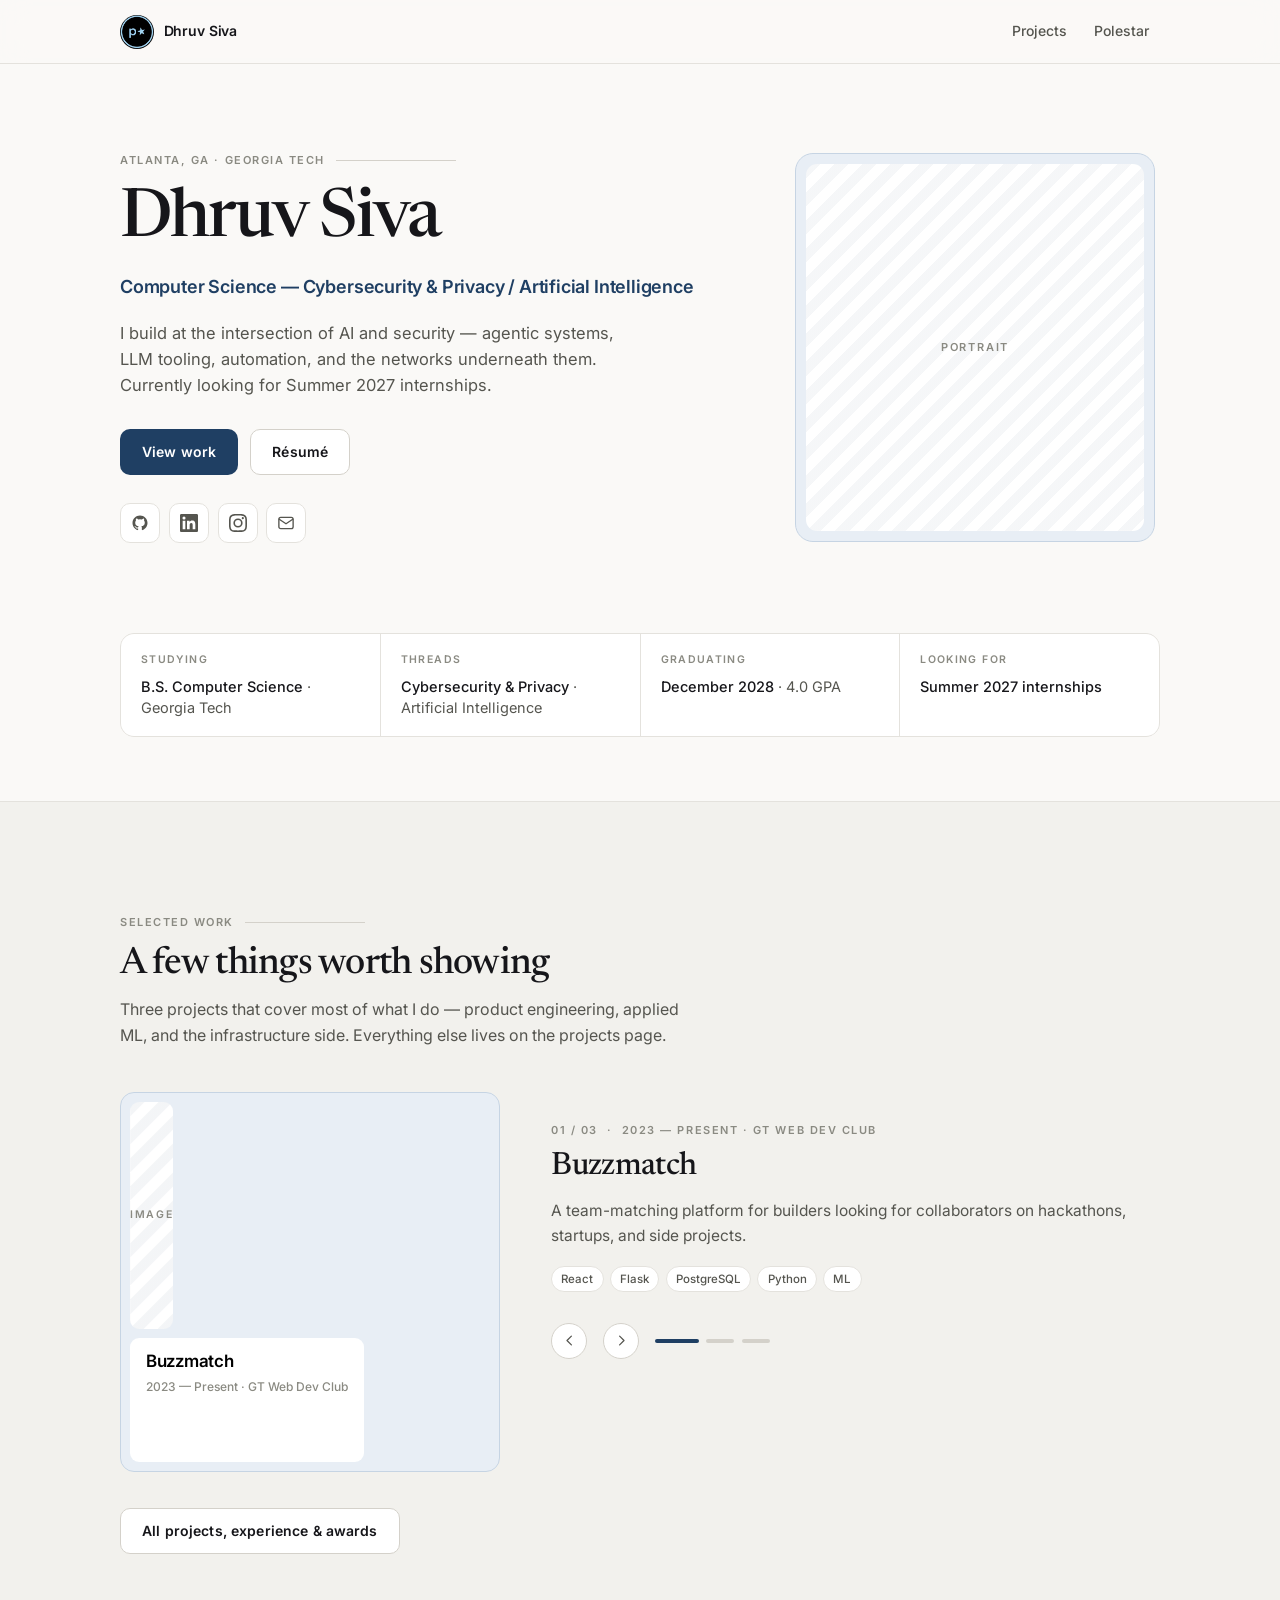
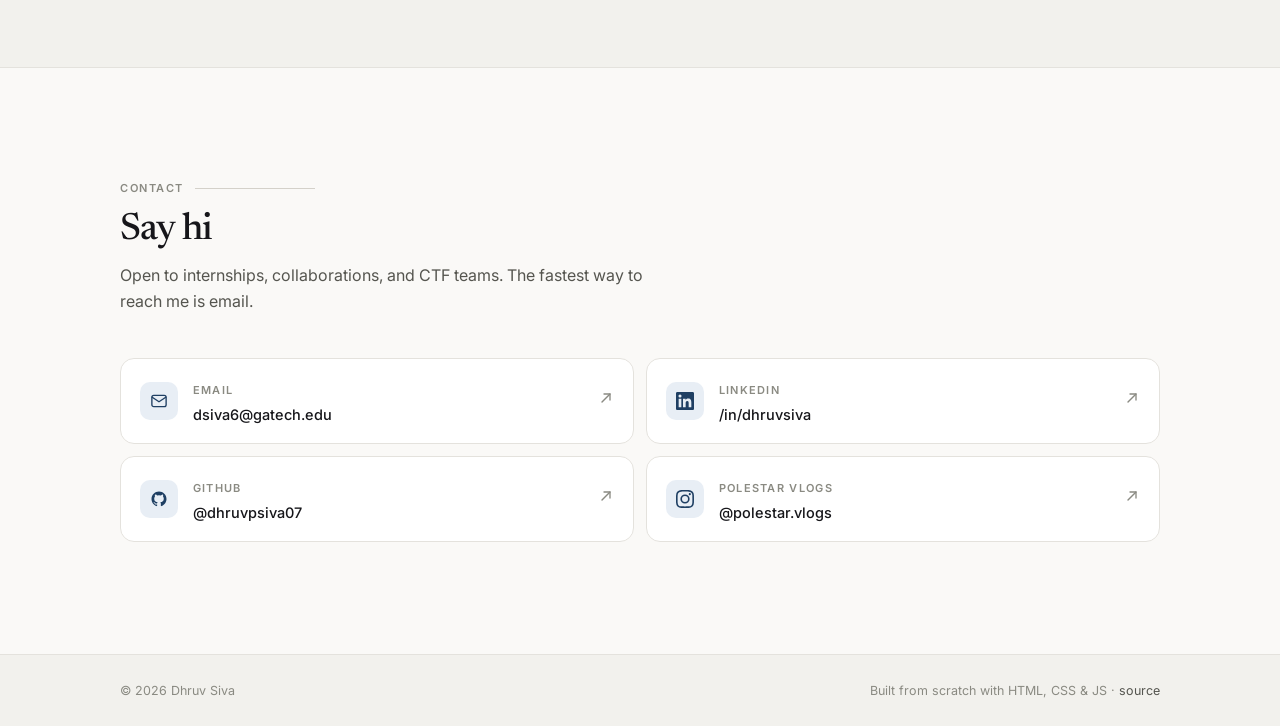
<file: index.html>
<!DOCTYPE html>
<html lang="en">
<head>
<meta charset="UTF-8">
<meta name="viewport" content="width=device-width, initial-scale=1.0">
<title>Dhruv Siva — CS @ Georgia Tech</title>
<meta name="description" content="Dhruv Siva — Computer Science student at Georgia Tech on the Cybersecurity &amp; Privacy and AI threads. Projects, experience, and the Polestar vlog series.">
<link rel="icon" href="favicon.png" type="image/png">
<link rel="stylesheet" href="style.css">
<script>document.documentElement.classList.add('js');</script>
</head>
<body id="top">

<header class="nav">
  <div class="wrap nav__inner">
    <a class="brand" href="#top" aria-label="Dhruv Siva — top of page">
      <span class="brand__mark"><img src="static/img/polestar-logo.jpg" alt=""></span>
      <span class="brand__word">Dhruv Siva</span>
    </a>
    <nav class="nav__links">
      <a href="projects.html" data-nav="projects">Projects</a>
      <a href="#experience" class="nav-only-mobile" data-nav="experience">Experience</a>
      <a href="polestar.html" class="nav-only-desktop">Polestar</a>
      <a href="#contact" class="nav-only-mobile" data-nav="contact">Contact</a>
    </nav>
  </div>
</header>

<main>

  <!-- ===== 1 · NAME ===== -->
  <section class="hero">
    <div class="wrap hero__grid">
      <div class="reveal">
        <div class="eyebrow">Atlanta, GA · Georgia Tech</div>
        <h1 class="hero__name">Dhruv Siva</h1>
        <div class="hero__role">Computer Science — Cybersecurity &amp; Privacy / Artificial Intelligence</div>
        <p class="hero__blurb">
          I build at the intersection of AI and security — agentic systems, LLM tooling, automation,
          and the networks underneath them. Currently looking for Summer 2027 internships.
        </p>
        <div class="hero__cta">
          <a class="btn btn--primary" href="projects.html" data-nav="projects-cta">View work</a>
          <a class="btn btn--ghost" href="static/resume.pdf" target="_blank" rel="noopener">Résumé</a>
        </div>
        <div class="socials" id="hero-socials"></div>
        <a class="scroll-cue nav-only-mobile" href="#intro">
          Scroll
          <svg viewBox="0 0 24 24" fill="none" stroke="currentColor" stroke-width="2"
               stroke-linecap="round" stroke-linejoin="round"><line x1="12" y1="4" x2="12" y2="19"/>
          <polyline points="6 13 12 19 18 13"/></svg>
        </a>
      </div>

      <div class="hero__photo reveal">
        <!-- swap the placeholder: add background-image to .hero__photo-inner -->
        <div class="hero__photo-inner">Portrait</div>
      </div>
    </div>
  </section>

  <!-- quick facts — desktop keeps them directly under the hero -->
  <section class="wrap only-desktop" style="padding-bottom: clamp(2rem,6vw,4rem)">
    <div class="facts reveal" id="facts-desktop"></div>
  </section>

  <!-- ===== 2 · DESCRIPTION (phone; no nav link, same as Matthew's) ===== -->
  <section class="section section--alt only-mobile" id="intro">
    <div class="wrap">
      <div class="reveal">
        <div class="eyebrow">About</div>
        <h2 class="section-title">I build things that hold up.</h2>
        <div class="prose">
          <p>
            I'm a first-year CS student at <strong>Georgia Tech</strong> on the Cybersecurity &amp;
            Privacy and Artificial Intelligence threads. Most of what I make sits where those two
            meet — agentic systems, LLM tooling, automation that removes real hours of work.
          </p>
          <p>
            Before college I co-founded my high school's IT club, grew it to 80+ members, ran
            Capture-the-Flag teams, and wired up a two-classroom network serving about 70 devices.
            I still compete in CTFs.
          </p>
          <p>
            Away from the terminal I film and edit <a href="polestar.html">Polestar</a>, a vlog
            series I produce independently — 105 episodes so far.
          </p>
        </div>
      </div>
      <div class="facts reveal" id="facts-mobile" style="margin-top:2rem"></div>
    </div>
  </section>

  <!-- ===== 3 · PROJECTS ===== -->

  <!-- desktop: the rotating highlight reel -->
  <section class="section section--alt only-desktop" id="work">
    <div class="wrap">
      <div class="section-head reveal">
        <div class="eyebrow">Selected work</div>
        <h2 class="section-title">A few things worth showing</h2>
        <p class="section-sub">
          Three projects that cover most of what I do — product engineering, applied ML, and the
          infrastructure side. Everything else lives on the projects page.
        </p>
      </div>
      <div class="featured reveal" id="featured"></div>
      <div style="margin-top:2.25rem" class="reveal">
        <a class="btn btn--ghost" href="projects.html">All projects, experience &amp; awards</a>
      </div>
    </div>
  </section>

  <!-- phone: highlights, then everything else -->
  <section class="section only-mobile" id="projects">
    <div class="wrap">
      <div class="section-head reveal">
        <div class="eyebrow">Projects</div>
        <h2 class="section-title">Things I've built</h2>
        <p class="section-sub">Tap any project to open it.</p>
      </div>

      <div class="stack" id="stack"></div>

      <div class="sub-label reveal">More projects</div>
      <div class="plist" id="plist"></div>
    </div>
  </section>

  <!-- ===== 4 · EXPERIENCE ===== -->
  <section class="section section--alt only-mobile" id="experience">
    <div class="wrap">
      <div class="section-head reveal">
        <div class="eyebrow">Experience</div>
        <h2 class="section-title">Where I've been</h2>
        <p class="section-sub">Work, leadership, and the competitions in between.</p>
      </div>
      <div class="tline" id="timeline"></div>
    </div>
  </section>

  <!-- ===== 5 · CONTACT ===== -->
  <section class="section" id="contact">
    <div class="wrap">
      <div class="section-head reveal">
        <div class="eyebrow">Contact</div>
        <h2 class="section-title">Say hi</h2>
        <p class="section-sub">
          Open to internships, collaborations, and CTF teams. The fastest way to reach me is email.
        </p>
      </div>
      <div class="contact__grid" id="contact-grid"></div>
    </div>
  </section>

</main>

<footer class="footer">
  <div class="wrap footer__inner">
    <span>© <span id="year"></span> Dhruv Siva</span>
    <span>Built from scratch with HTML, CSS &amp; JS · <a href="https://github.com/dhruvpsiva07/dsiva6" target="_blank" rel="noopener">source</a></span>
  </div>
</footer>

<script src="data.js"></script>
<script src="modal.js"></script>
<script src="main.js"></script>
</body>
</html>
</file>
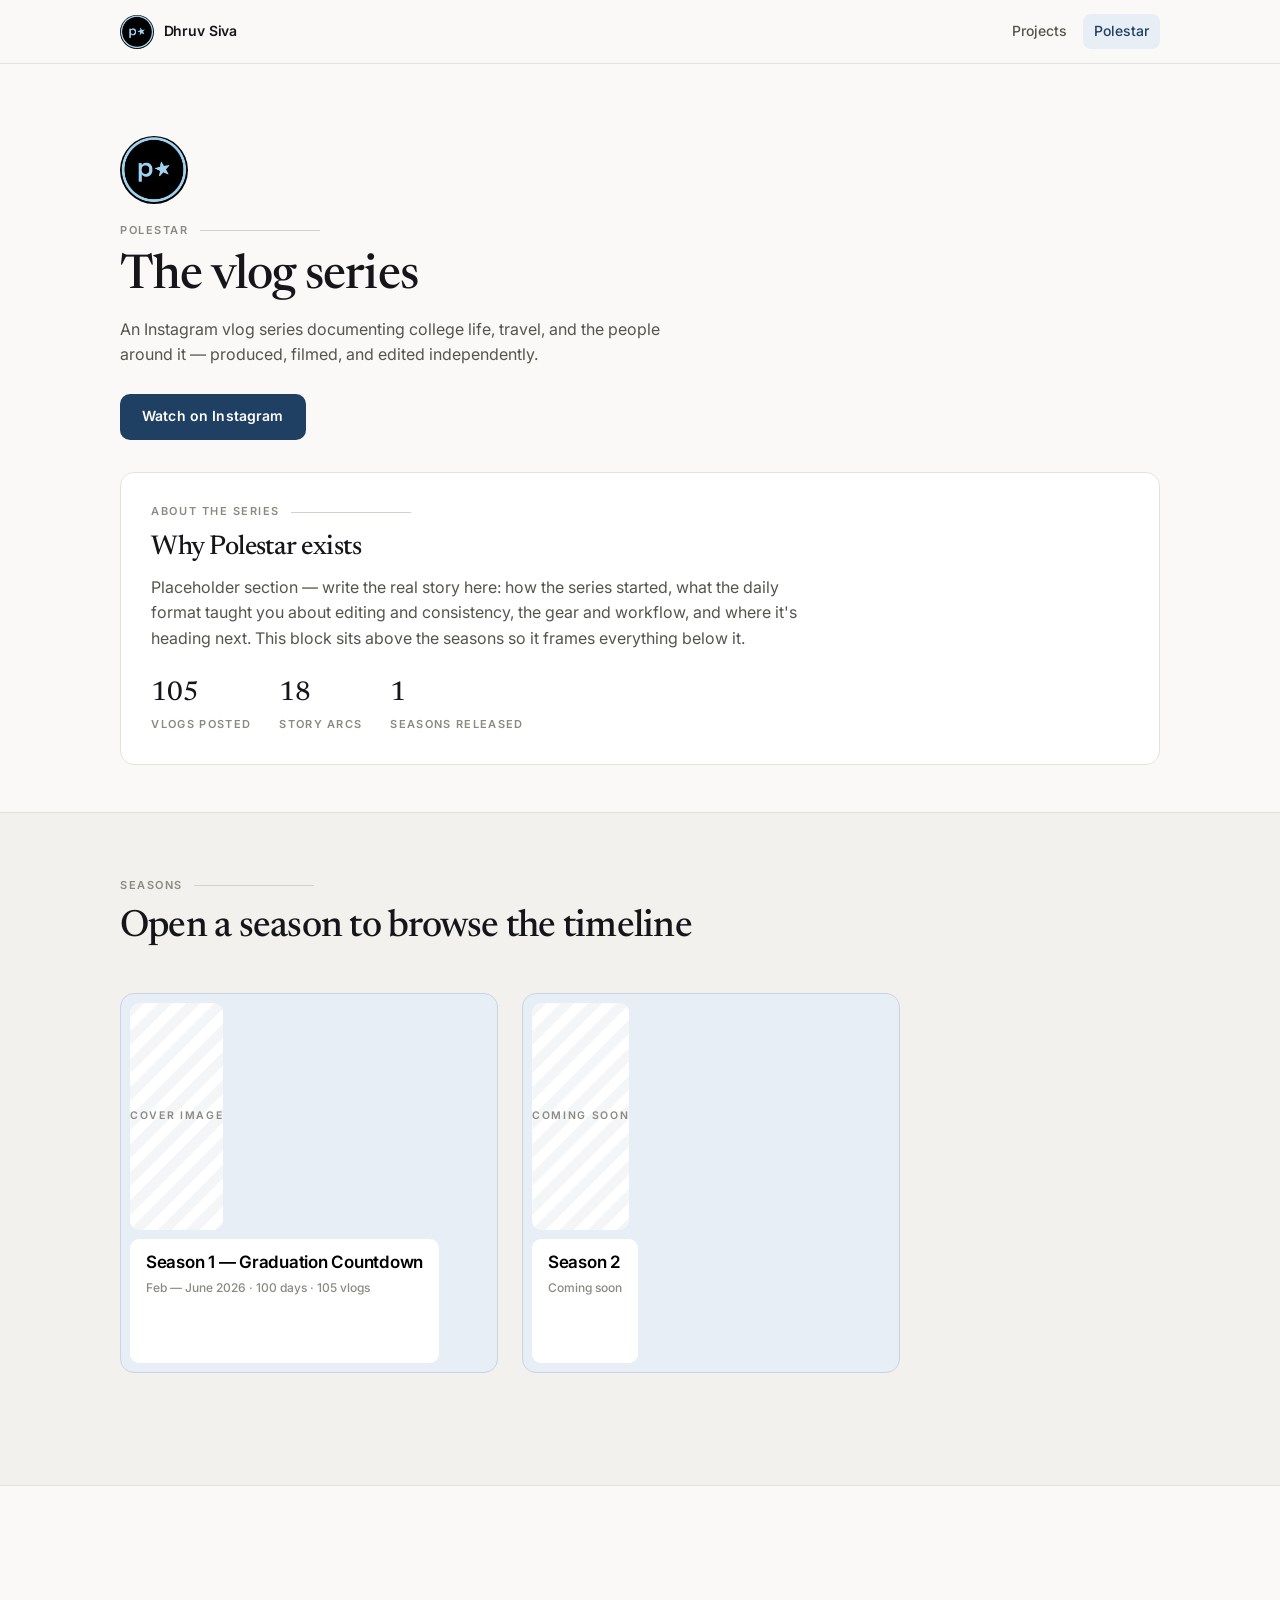
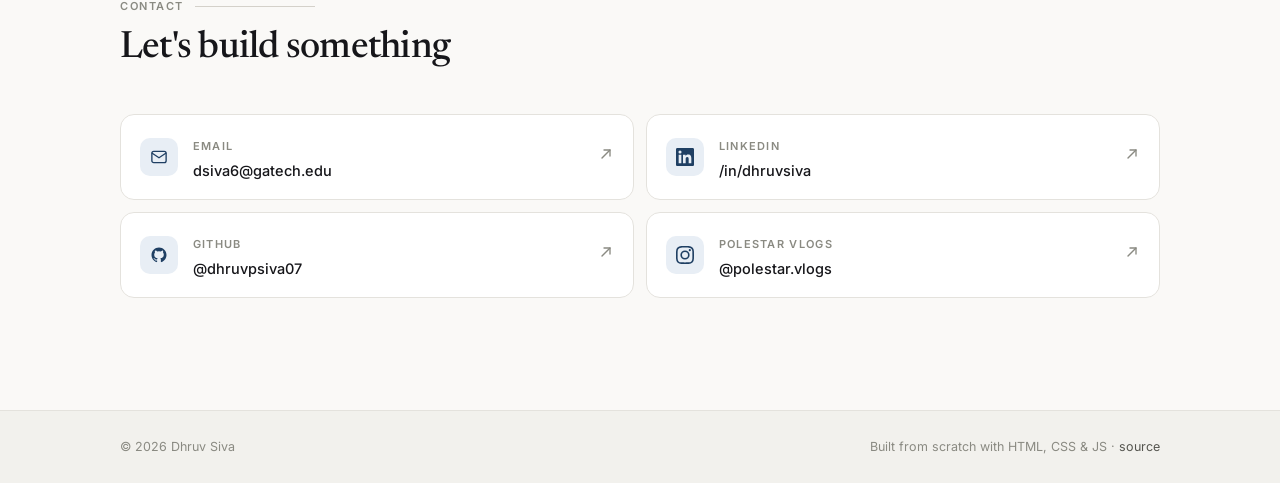
<file: polestar.html>
<!DOCTYPE html>
<html lang="en">
<head>
<meta charset="UTF-8">
<meta name="viewport" content="width=device-width, initial-scale=1.0">
<title>Polestar — Dhruv Siva</title>
<meta name="description" content="Polestar — an independently produced, filmed, and edited vlog series. Season archives by arc.">
<link rel="icon" href="favicon.png" type="image/png">
<link rel="stylesheet" href="style.css">
<script>document.documentElement.classList.add('js');</script>
</head>
<body>

<header class="nav">
  <div class="wrap nav__inner">
    <a class="brand" href="index.html" aria-label="Dhruv Siva — home">
      <span class="brand__mark"><img src="static/img/polestar-logo.jpg" alt=""></span>
      <span class="brand__word">Dhruv Siva</span>
    </a>
    <nav class="nav__links">
      <a href="projects.html">Projects</a>
      <a href="polestar.html" class="active">Polestar</a>
    </nav>
  </div>
</header>

<main>

  <section class="wrap" style="padding-block: clamp(2.5rem,6vw,4.5rem) clamp(1.25rem,3vw,2rem)">
    <div class="reveal">
      <div class="ps-mark"><img src="static/img/polestar-logo.jpg" alt="Polestar logo"></div>
      <div class="eyebrow">Polestar</div>
      <h1 class="section-title" style="font-size:clamp(2rem,5vw,3rem)">The vlog series</h1>
      <p class="section-sub">
        An Instagram vlog series documenting college life, travel, and the people around it —
        produced, filmed, and edited independently.
      </p>
      <div style="margin-top:1.6rem">
        <a class="btn btn--primary" href="https://www.instagram.com/polestar.vlogs/" target="_blank" rel="noopener">Watch on Instagram</a>
      </div>
    </div>
  </section>

  <!-- ===== PLACEHOLDER: series description / about the project ===== -->
  <section class="wrap" style="padding-bottom: clamp(2rem,5vw,3rem)">
    <div class="ps-intro reveal">
      <div class="eyebrow">About the series</div>
      <h2 class="section-title" style="font-size:clamp(1.3rem,2.4vw,1.7rem)">Why Polestar exists</h2>
      <p class="section-sub" style="max-width:68ch">
        Placeholder section — write the real story here: how the series started, what the daily
        format taught you about editing and consistency, the gear and workflow, and where it's
        heading next. This block sits above the seasons so it frames everything below it.
      </p>
      <div class="ps-stats">
        <div class="ps-stat">
          <div class="ps-stat__n" id="stat-vlogs">—</div>
          <div class="ps-stat__k">Vlogs posted</div>
        </div>
        <div class="ps-stat">
          <div class="ps-stat__n" id="stat-arcs">—</div>
          <div class="ps-stat__k">Story arcs</div>
        </div>
        <div class="ps-stat">
          <div class="ps-stat__n">1</div>
          <div class="ps-stat__k">Seasons released</div>
        </div>
      </div>
    </div>
  </section>

  <!-- ===== SEASONS ===== -->
  <section class="section section--alt" style="padding-top:clamp(2.5rem,6vw,4rem)">
    <div class="wrap">
      <div class="section-head reveal">
        <div class="eyebrow">Seasons</div>
        <h2 class="section-title">Open a season to browse the timeline</h2>
      </div>
      <div class="season-grid" id="season-grid"></div>
    </div>
  </section>

  <!-- ===== CONTACT ===== -->
  <section class="section">
    <div class="wrap">
      <div class="section-head reveal">
        <div class="eyebrow">Contact</div>
        <h2 class="section-title">Let's build something</h2>
      </div>
      <div class="contact__grid" id="contact-grid"></div>
    </div>
  </section>

</main>

<footer class="footer">
  <div class="wrap footer__inner">
    <span>© <span id="year"></span> Dhruv Siva</span>
    <span>Built from scratch with HTML, CSS &amp; JS · <a href="https://github.com/dhruvpsiva07/dsiva6" target="_blank" rel="noopener">source</a></span>
  </div>
</footer>

<script src="data.js"></script>
<script src="modal.js"></script>
<script src="polestar-data.js"></script>
<script src="polestar.js"></script>
<script src="main.js"></script>
</body>
</html>
</file>
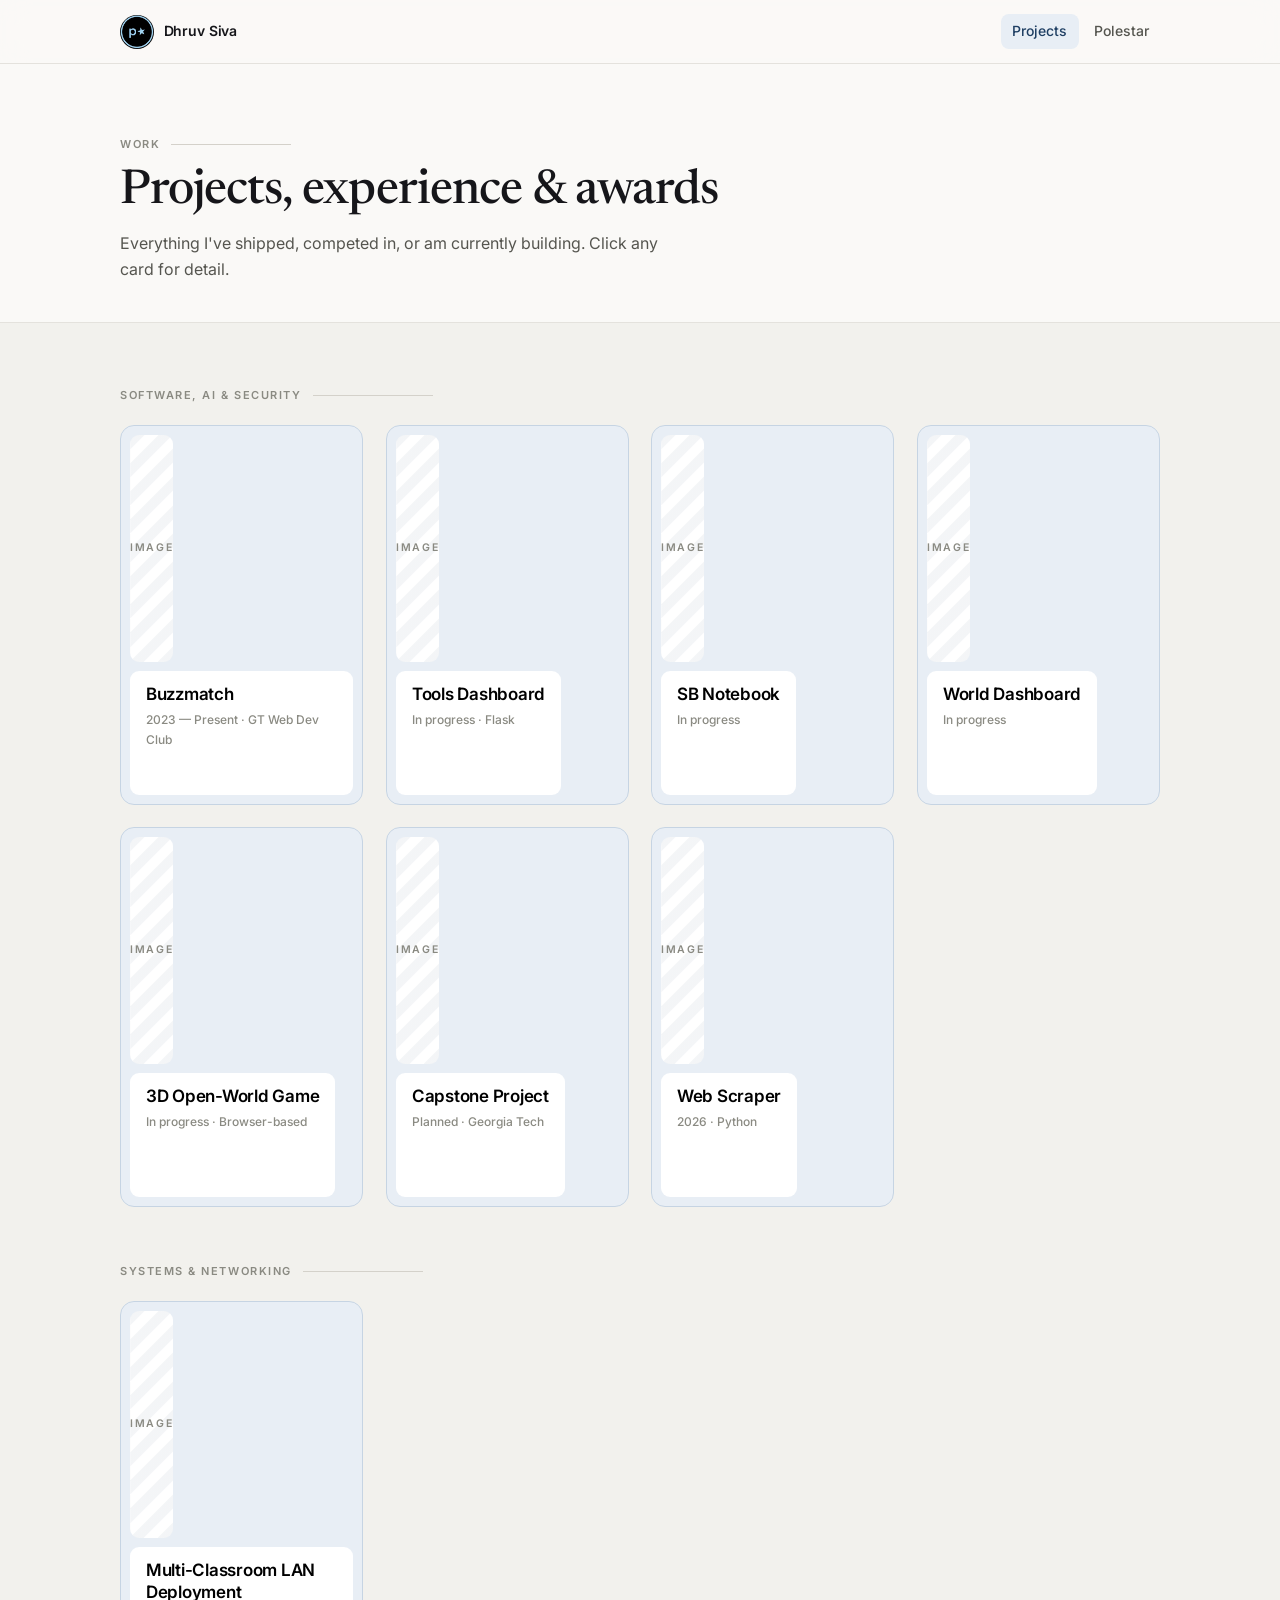
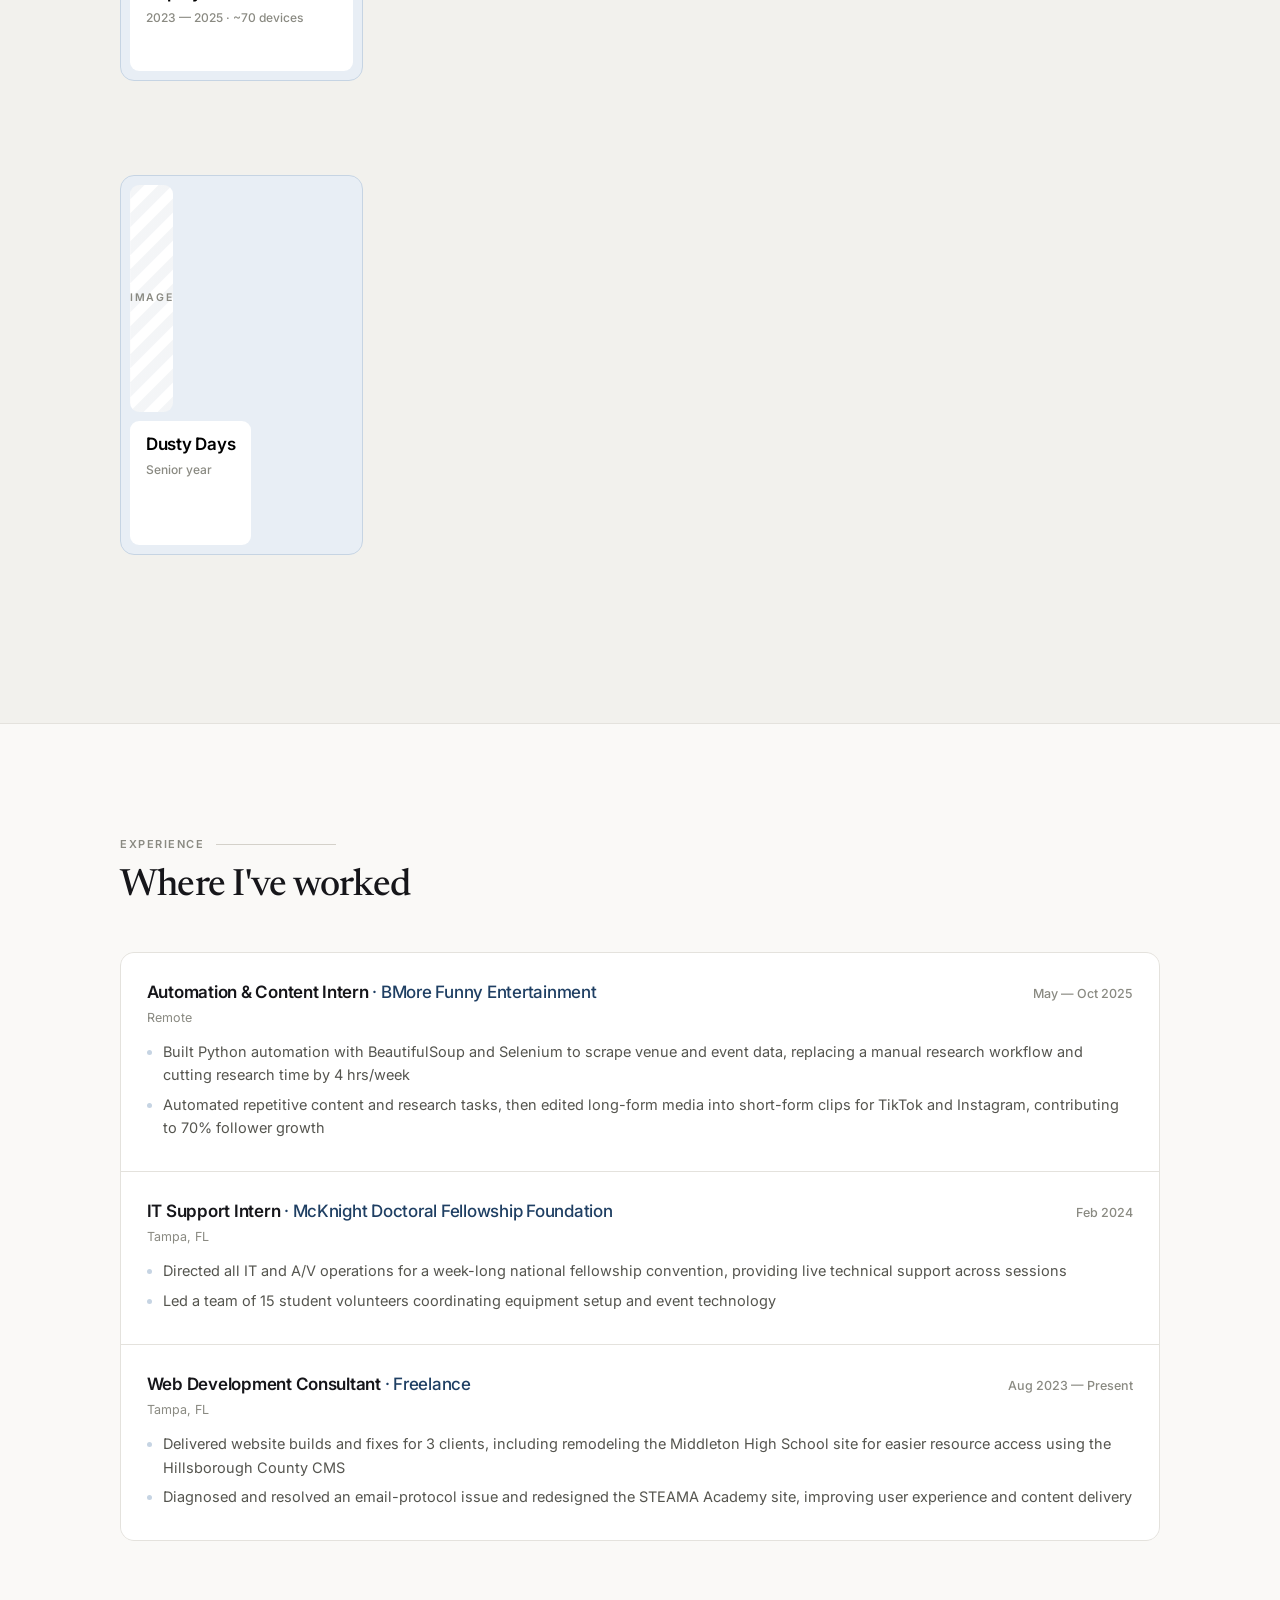
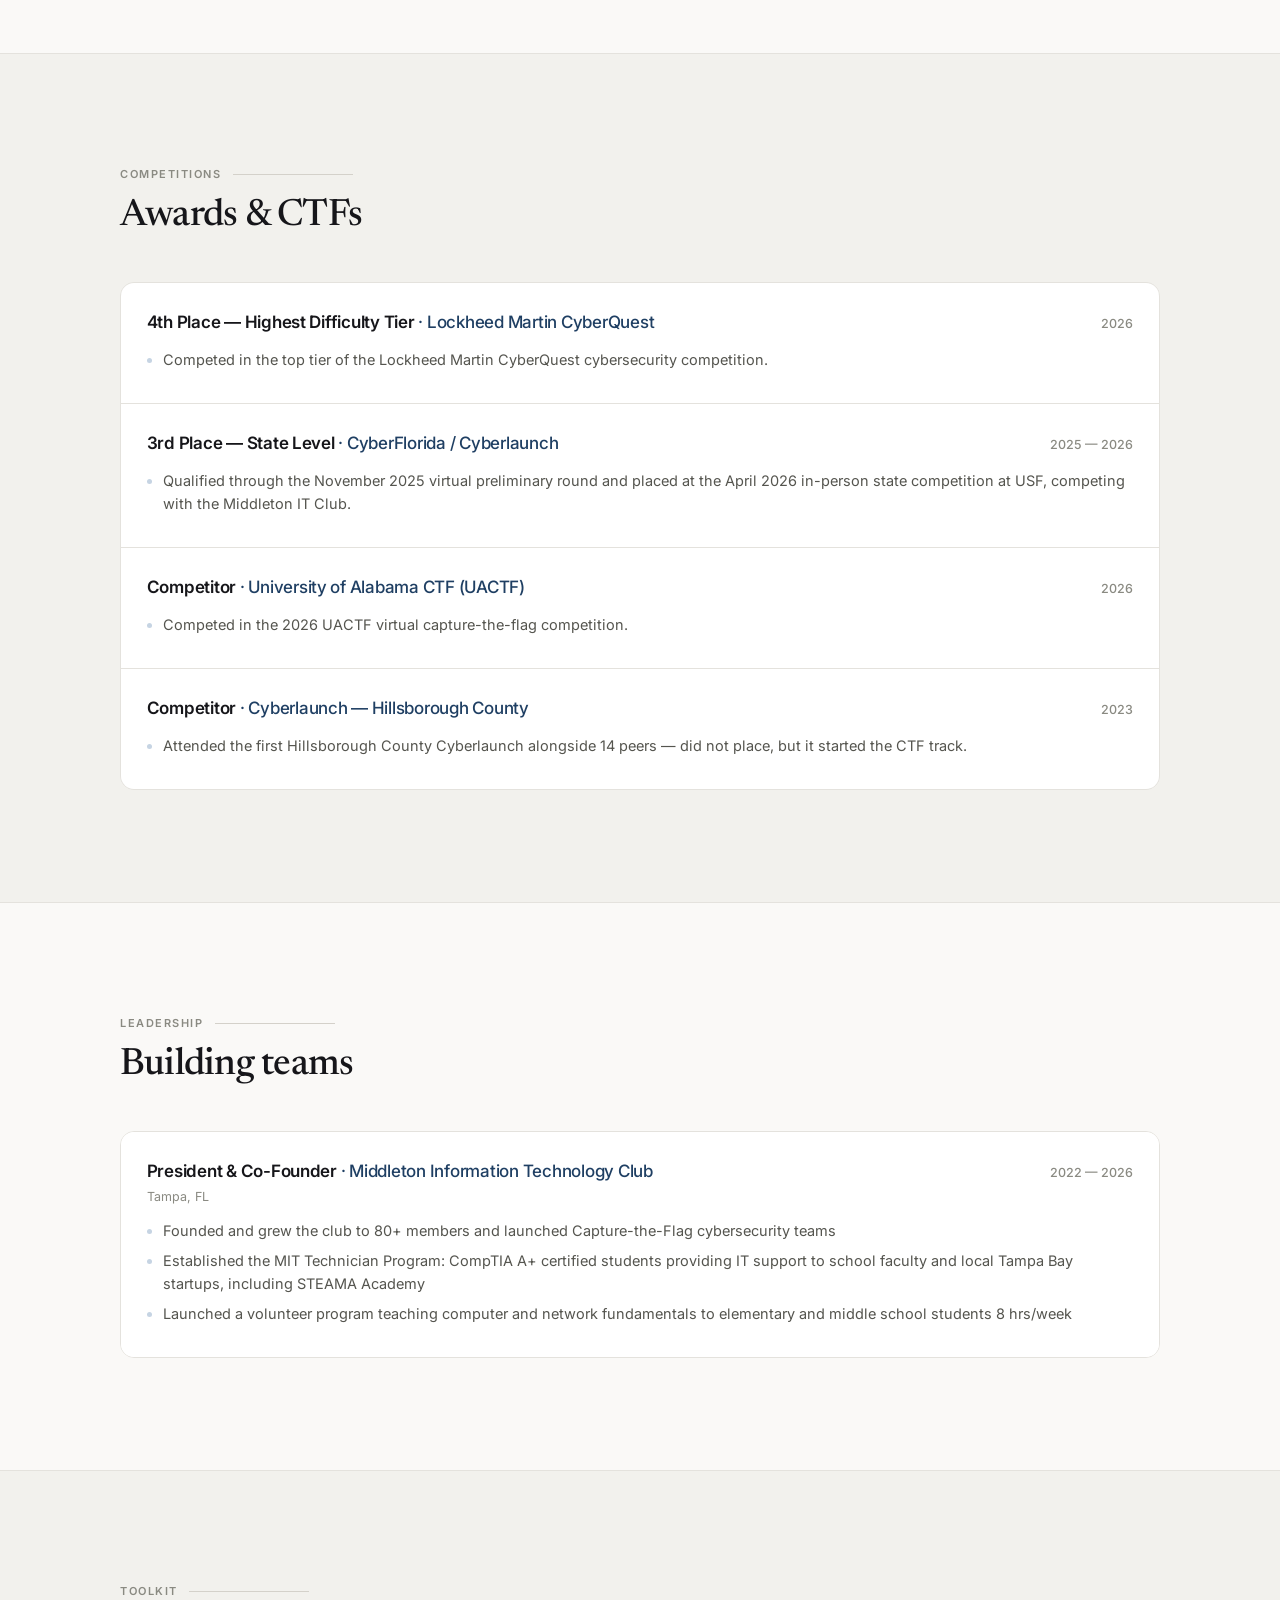
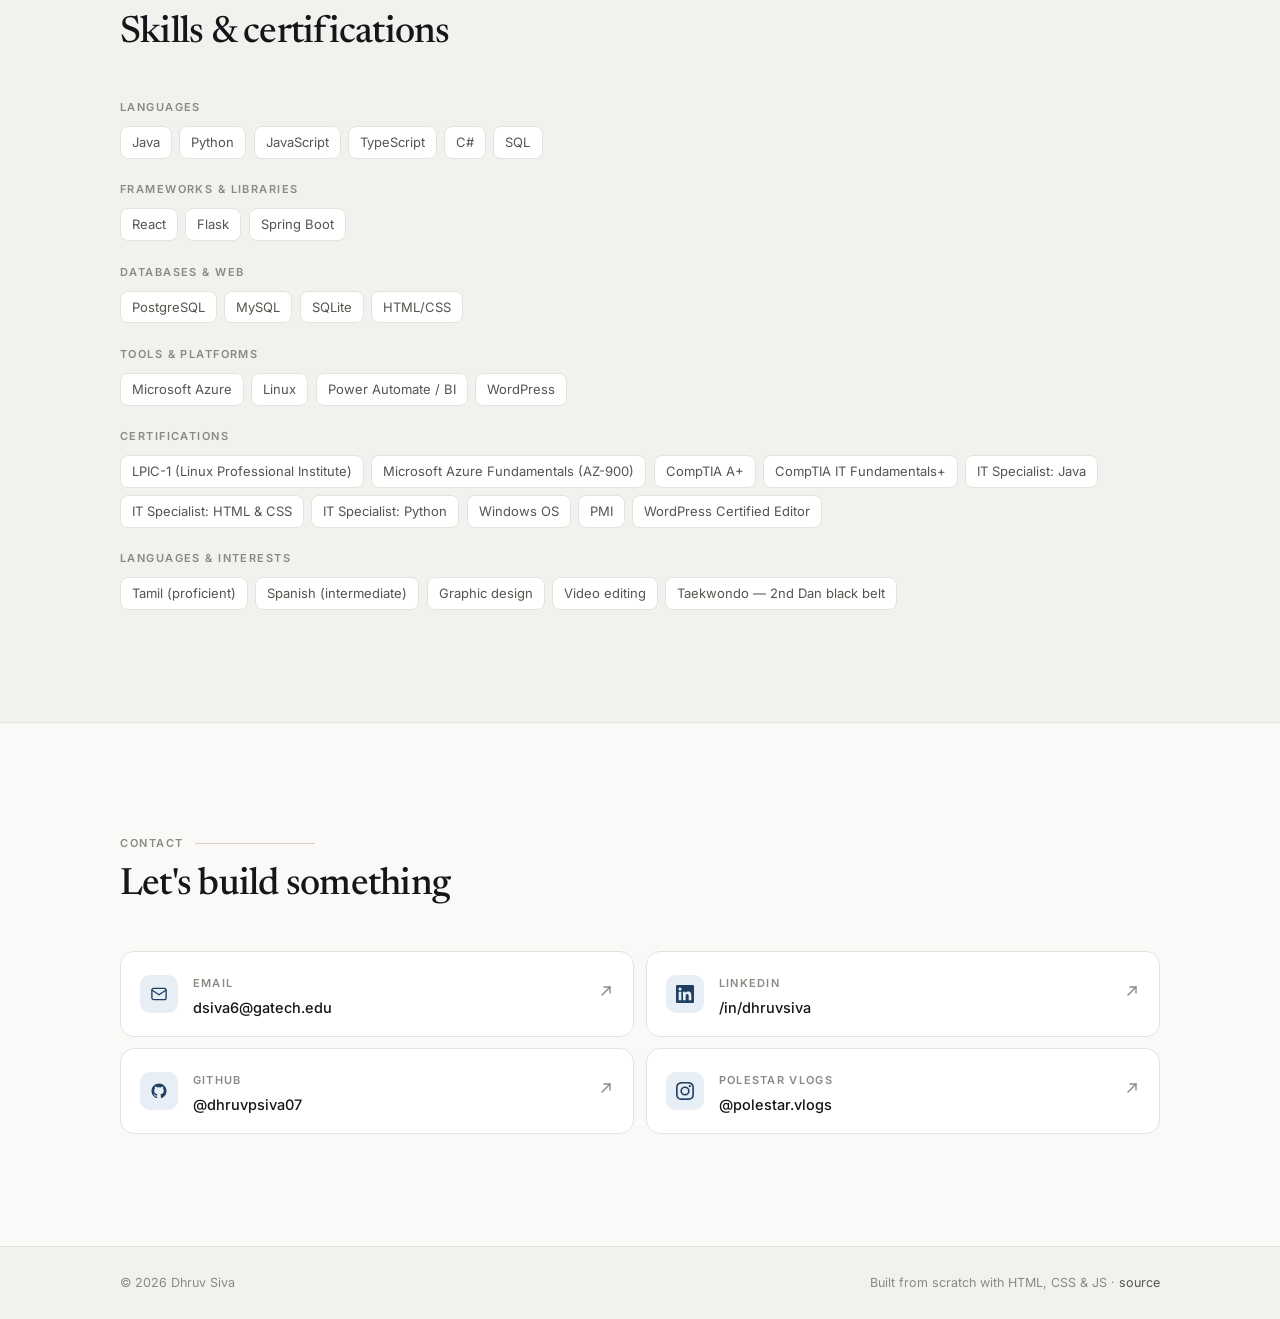
<file: projects.html>
<!DOCTYPE html>
<html lang="en">
<head>
<meta charset="UTF-8">
<meta name="viewport" content="width=device-width, initial-scale=1.0">
<title>Projects — Dhruv Siva</title>
<meta name="description" content="Projects, experience, awards, and certifications — Dhruv Siva, CS @ Georgia Tech.">
<link rel="icon" href="favicon.png" type="image/png">
<link rel="stylesheet" href="style.css">
<script>document.documentElement.classList.add('js');</script>
</head>
<body>

<header class="nav">
  <div class="wrap nav__inner">
    <a class="brand" href="index.html" aria-label="Dhruv Siva — home">
      <span class="brand__mark"><img src="static/img/polestar-logo.jpg" alt=""></span>
      <span class="brand__word">Dhruv Siva</span>
    </a>
    <nav class="nav__links">
      <a href="projects.html" class="active">Projects</a>
      <a href="polestar.html">Polestar</a>
    </nav>
  </div>
</header>

<main>

  <section class="wrap" style="padding-block: clamp(2.5rem,6vw,4.5rem) clamp(1.5rem,4vw,2.5rem)">
    <div class="reveal">
      <div class="eyebrow">Work</div>
      <h1 class="section-title" style="font-size:clamp(2rem,5vw,3rem)">Projects, experience &amp; awards</h1>
      <p class="section-sub">
        Everything I've shipped, competed in, or am currently building. Click any card for detail.
      </p>
    </div>
  </section>

  <!-- ===== PROJECTS ===== -->
  <section class="section section--alt" style="padding-top:clamp(2.5rem,6vw,4rem)">
    <div class="wrap" id="projects-root"></div>
  </section>

  <!-- ===== EXPERIENCE ===== -->
  <section class="section">
    <div class="wrap">
      <div class="section-head reveal">
        <div class="eyebrow">Experience</div>
        <h2 class="section-title">Where I've worked</h2>
      </div>
      <div class="entries reveal" id="experience-root"></div>
    </div>
  </section>

  <!-- ===== AWARDS ===== -->
  <section class="section section--alt">
    <div class="wrap">
      <div class="section-head reveal">
        <div class="eyebrow">Competitions</div>
        <h2 class="section-title">Awards &amp; CTFs</h2>
      </div>
      <div class="entries reveal" id="awards-root"></div>
    </div>
  </section>

  <!-- ===== LEADERSHIP ===== -->
  <section class="section">
    <div class="wrap">
      <div class="section-head reveal">
        <div class="eyebrow">Leadership</div>
        <h2 class="section-title">Building teams</h2>
      </div>
      <div class="entries reveal" id="leadership-root"></div>
    </div>
  </section>

  <!-- ===== SKILLS & CERTS ===== -->
  <section class="section section--alt">
    <div class="wrap">
      <div class="section-head reveal">
        <div class="eyebrow">Toolkit</div>
        <h2 class="section-title">Skills &amp; certifications</h2>
      </div>
      <div class="reveal" id="skills-root"></div>
    </div>
  </section>

  <!-- ===== CONTACT ===== -->
  <section class="section">
    <div class="wrap">
      <div class="section-head reveal">
        <div class="eyebrow">Contact</div>
        <h2 class="section-title">Let's build something</h2>
      </div>
      <div class="contact__grid" id="contact-grid"></div>
    </div>
  </section>

</main>

<footer class="footer">
  <div class="wrap footer__inner">
    <span>© <span id="year"></span> Dhruv Siva</span>
    <span>Built from scratch with HTML, CSS &amp; JS · <a href="https://github.com/dhruvpsiva07/dsiva6" target="_blank" rel="noopener">source</a></span>
  </div>
</footer>

<script src="data.js"></script>
<script src="modal.js"></script>
<script src="projects.js"></script>
<script src="main.js"></script>
</body>
</html>
</file>
<file: style.css>
/* =========================================================
   Dhruv Siva — personal site
   style.css  ·  shared across index / projects / polestar
   ========================================================= */

@import url('https://fonts.googleapis.com/css2?family=Inter:wght@400;500;600;700&family=Newsreader:opsz,wght@6..72,400;6..72,500;6..72,600&display=swap');

*, *::before, *::after { box-sizing: border-box; margin: 0; padding: 0; }

:root {
    /* surfaces */
    --bg:            #faf9f7;
    --bg-alt:        #f2f1ed;
    --surface:       #ffffff;
    --border:        #e4e2dd;
    --border-strong: #d4d1ca;

    /* type */
    --text:          #16161a;
    --text-2:        #55554f;
    --text-3:        #8a8a82;

    /* accent — muted navy */
    --accent:        #1f3f63;
    --accent-hover:  #16304d;
    --accent-soft:   #e8eef5;
    --accent-soft-2: #dbe5ef;
    --accent-line:   #c6d4e3;

    /* geometry */
    --radius:        14px;
    --radius-sm:     9px;
    --maxw:          1120px;
    --nav-h:         64px;

    /* motion */
    --ease:          cubic-bezier(.22,.61,.36,1);
    --t:             .35s var(--ease);

    --font-sans:     'Inter', system-ui, -apple-system, 'Segoe UI', sans-serif;
    --font-serif:    'Newsreader', Georgia, 'Times New Roman', serif;

    --shadow-sm:     0 1px 2px rgba(20,20,25,.04), 0 2px 8px rgba(20,20,25,.04);
    --shadow-md:     0 6px 16px rgba(20,20,25,.08), 0 2px 4px rgba(20,20,25,.04);
    --shadow-lg:     0 24px 60px rgba(20,20,25,.18);
}

html { scroll-behavior: smooth; -webkit-text-size-adjust: 100%; }

body {
    background: var(--bg);
    color: var(--text);
    font-family: var(--font-sans);
    font-size: 16px;
    line-height: 1.6;
    -webkit-font-smoothing: antialiased;
    display: flex;
    flex-direction: column;
    min-height: 100vh;
}

a { color: inherit; }
img { max-width: 100%; display: block; }
button { font: inherit; }

::selection { background: var(--accent-soft-2); }

/* ---------- layout helpers ---------- */

.wrap {
    width: 100%;
    max-width: var(--maxw);
    margin: 0 auto;
    padding-inline: clamp(1.15rem, 5vw, 2.5rem);
}

main { flex: 1 0 auto; }

.section { padding-block: clamp(3.5rem, 9vw, 7rem); }
.section--alt { background: var(--bg-alt); border-block: 1px solid var(--border); }

.section-head { margin-bottom: clamp(1.75rem, 4vw, 2.75rem); }

.eyebrow {
    font-size: 11px;
    font-weight: 600;
    letter-spacing: .14em;
    text-transform: uppercase;
    color: var(--text-3);
    display: flex;
    align-items: center;
    gap: .7rem;
}
.eyebrow::after {
    content: '';
    flex: 1;
    height: 1px;
    background: var(--border-strong);
    max-width: 120px;
}

h1, h2, h3 { line-height: 1.15; letter-spacing: -.02em; font-weight: 600; }

.section-title {
    font-family: var(--font-serif);
    font-size: clamp(1.6rem, 3.6vw, 2.35rem);
    font-weight: 500;
    margin-top: .7rem;
}
.section-sub {
    color: var(--text-2);
    font-size: clamp(14px, 1.4vw, 16px);
    max-width: 56ch;
    margin-top: .7rem;
}

/* ---------- nav ---------- */

.nav {
    position: sticky;
    top: 0;
    z-index: 200;
    height: var(--nav-h);
    background: rgba(250,249,247,.82);
    backdrop-filter: saturate(160%) blur(14px);
    -webkit-backdrop-filter: saturate(160%) blur(14px);
    border-bottom: 1px solid var(--border);
}
.nav__inner {
    height: 100%;
    display: flex;
    align-items: center;
    justify-content: space-between;
    gap: 1rem;
}
.brand {
    display: inline-flex;
    align-items: center;
    gap: .6rem;
    text-decoration: none;
}
.brand__mark {
    width: 34px;
    height: 34px;
    flex-shrink: 0;
    border-radius: 50%;
    overflow: hidden;
    display: block;
    transition: transform var(--t), box-shadow var(--t);
}
.brand__mark img { width: 100%; height: 100%; object-fit: cover; display: block; }
.brand:hover .brand__mark {
    transform: rotate(-8deg) scale(1.06);
    box-shadow: 0 2px 10px rgba(20,20,25,.18);
}

/* larger lockup for the Polestar page */
.ps-mark {
    width: clamp(54px, 7vw, 68px);
    height: clamp(54px, 7vw, 68px);
    border-radius: 50%;
    overflow: hidden;
    margin-bottom: 1.1rem;
}
.ps-mark img { width: 100%; height: 100%; object-fit: cover; display: block; }
.brand__word {
    font-size: 14px;
    font-weight: 600;
    letter-spacing: -.01em;
}
@media (max-width: 420px) { .brand__word { display: none; } }

.nav__links { display: flex; align-items: center; gap: .25rem; }
.nav__links a {
    position: relative;
    text-decoration: none;
    color: var(--text-2);
    font-size: 14px;
    font-weight: 500;
    padding: .45em .8em;
    border-radius: 8px;
    transition: color var(--t), background var(--t);
}
.nav__links a:hover { color: var(--text); background: var(--bg-alt); }
.nav__links a.active { color: var(--accent); background: var(--accent-soft); }

/* ---------- buttons ---------- */

.btn {
    display: inline-flex;
    align-items: center;
    justify-content: center;
    gap: .5rem;
    padding: .78em 1.5em;
    border-radius: 10px;
    font-size: 14px;
    font-weight: 600;
    letter-spacing: .01em;
    text-decoration: none;
    cursor: pointer;
    border: 1px solid transparent;
    transition: background var(--t), color var(--t), border-color var(--t), transform var(--t), box-shadow var(--t);
}
.btn svg { width: 16px; height: 16px; flex-shrink: 0; }
.btn--primary { background: var(--accent); color: #fff; }
.btn--primary:hover { background: var(--accent-hover); transform: translateY(-2px); box-shadow: var(--shadow-md); }
.btn--ghost { background: var(--surface); color: var(--text); border-color: var(--border-strong); }
.btn--ghost:hover { border-color: var(--accent); color: var(--accent); transform: translateY(-2px); box-shadow: var(--shadow-sm); }

/* ---------- hero ---------- */

.hero { padding-block: clamp(2.5rem, 7vw, 5.5rem) clamp(3rem, 7vw, 6rem); }
.hero__grid {
    display: grid;
    gap: clamp(1.75rem, 4vw, 3.5rem);
    align-items: center;
    grid-template-columns: 1fr;
}
.hero__name {
    font-family: var(--font-serif);
    font-size: clamp(2.6rem, 8vw, 4.2rem);
    font-weight: 500;
    letter-spacing: -.03em;
    margin-top: .8rem;
}
.hero__role {
    margin-top: .85rem;
    font-size: clamp(15px, 1.7vw, 18px);
    font-weight: 600;
    color: var(--accent);
    letter-spacing: -.01em;
}
.hero__blurb {
    margin-top: 1.1rem;
    color: var(--text-2);
    font-size: clamp(14.5px, 1.5vw, 16.5px);
    max-width: 52ch;
}
.hero__cta { display: flex; flex-wrap: wrap; gap: .75rem; margin-top: 1.9rem; }

.hero__photo {
    position: relative;
    width: 100%;
    max-width: 330px;
    aspect-ratio: 1 / 1.08;
    border-radius: 18px;
    background: var(--accent-soft);
    border: 1px solid var(--accent-line);
    padding: 10px;
    margin-inline: auto;
}
.hero__photo-inner {
    width: 100%;
    height: 100%;
    border-radius: 11px;
    background:
        repeating-linear-gradient(135deg, rgba(31,63,99,.045) 0 10px, transparent 10px 20px),
        var(--surface);
    display: grid;
    place-items: center;
    color: var(--text-3);
    font-size: 11px;
    font-weight: 600;
    letter-spacing: .16em;
    text-transform: uppercase;
    background-size: cover;
    background-position: center;
}

@media (min-width: 900px) {
    .hero__grid { grid-template-columns: 1.25fr .75fr; }
    .hero__photo { max-width: 360px; margin-inline: 0 0 0 auto; }
}

/* social row */
.socials { display: flex; gap: .55rem; margin-top: 1.75rem; }
.social {
    width: 40px; height: 40px;
    display: grid; place-items: center;
    border-radius: 10px;
    background: var(--surface);
    border: 1px solid var(--border);
    color: var(--text-2);
    text-decoration: none;
    transition: color var(--t), border-color var(--t), transform var(--t), box-shadow var(--t);
}
.social svg { width: 18px; height: 18px; }
.social:hover { color: var(--accent); border-color: var(--accent-line); transform: translateY(-2px); box-shadow: var(--shadow-sm); }

/* ---------- quick facts strip ---------- */

.facts {
    display: grid;
    gap: 1px;
    background: var(--border);
    border: 1px solid var(--border);
    border-radius: var(--radius);
    overflow: hidden;
    grid-template-columns: 1fr;
}
@media (min-width: 640px) { .facts { grid-template-columns: repeat(2, 1fr); } }
@media (min-width: 960px) { .facts { grid-template-columns: repeat(4, 1fr); } }
.fact { background: var(--surface); padding: 1.15rem 1.25rem; }
.fact__k {
    font-size: 10.5px; font-weight: 600; letter-spacing: .13em;
    text-transform: uppercase; color: var(--text-3);
}
.fact__v { margin-top: .4rem; font-size: 14.5px; font-weight: 500; color: var(--text); line-height: 1.45; }
.fact__v span { color: var(--text-2); font-weight: 400; }

/* ---------- project card (70 / 30) ---------- */

.card {
    position: relative;
    display: flex;
    flex-direction: column;
    background: var(--accent-soft);
    border: 1px solid var(--accent-line);
    border-radius: var(--radius);
    padding: 9px;
    height: clamp(300px, 34vw, 380px);
    text-align: left;
    cursor: pointer;
    width: 100%;
    transition: background var(--t), border-color var(--t), transform var(--t), box-shadow var(--t);
    -webkit-tap-highlight-color: transparent;
}
.card:hover,
.card:focus-visible {
    background: var(--accent-soft-2);
    border-color: #aec1d6;
    transform: translateY(-4px);
    box-shadow: var(--shadow-md);
    outline: none;
}
.card:hover .card__media::after { opacity: 1; }

.card__media {
    flex: 7 1 0;
    min-height: 0;
    border-radius: var(--radius-sm);
    position: relative;
    overflow: hidden;
    background:
        repeating-linear-gradient(135deg, rgba(31,63,99,.05) 0 10px, transparent 10px 20px),
        #fff;
    background-size: cover;
    background-position: center;
    display: grid;
    place-items: center;
}
.card__media::after {
    content: '';
    position: absolute; inset: 0;
    background: rgba(22,48,77,.06);
    opacity: 0;
    transition: opacity var(--t);
}
.card__ph {
    font-size: 10.5px; font-weight: 600; letter-spacing: .16em;
    text-transform: uppercase; color: var(--text-3);
}

.card__body {
    flex: 3 1 0;
    min-height: 0;
    margin-top: 9px;
    background: var(--surface);
    border-radius: var(--radius-sm);
    padding: .85rem 1rem;
    display: flex;
    flex-direction: column;
    justify-content: flex-start;
    align-items: flex-start;
    overflow: hidden;
}
.card__title {
    font-size: clamp(15px, 1.5vw, 17px);
    font-weight: 600;
    color: #000;
    letter-spacing: -.015em;
    line-height: 1.25;
}
.card__meta {
    margin-top: .3rem;
    font-size: 12px;
    color: var(--text-3);
    font-weight: 500;
}

/* grid of cards */
.card-grid {
    display: grid;
    gap: clamp(.9rem, 2vw, 1.4rem);
    grid-template-columns: repeat(auto-fill, minmax(230px, 1fr));
}

/* ---------- featured: desktop rotator ---------- */

.featured { display: none; }
.featured__grid {
    display: grid;
    grid-template-columns: clamp(300px, 30vw, 380px) minmax(0, 1fr);
    gap: clamp(2rem, 4vw, 3.5rem);
    align-items: center;
}
.featured__stage { position: relative; }
.featured__text { min-height: 320px; position: relative; }

.featured__slide {
    position: absolute;
    inset: 0;
    opacity: 0;
    transform: translateY(10px);
    pointer-events: none;
    transition: opacity .45s var(--ease), transform .45s var(--ease);
}
.featured__slide.is-active { opacity: 1; transform: none; pointer-events: auto; }
.featured__stage .featured__slide { position: absolute; }
.featured__stage { height: clamp(300px, 34vw, 380px); }

.featured__num {
    font-size: 11px; font-weight: 600; letter-spacing: .14em;
    text-transform: uppercase; color: var(--text-3);
}
.featured__title {
    font-family: var(--font-serif);
    font-size: clamp(1.5rem, 2.6vw, 2rem);
    font-weight: 500;
    margin-top: .55rem;
}
.featured__blurb { color: var(--text-2); margin-top: .85rem; max-width: 58ch; font-size: 15.5px; }

.tags { display: flex; flex-wrap: wrap; gap: .4rem; margin-top: 1.1rem; }
.tag {
    font-size: 11.5px;
    font-weight: 500;
    color: var(--text-2);
    background: var(--surface);
    border: 1px solid var(--border);
    border-radius: 999px;
    padding: .25em .8em;
}

.featured__controls {
    display: flex;
    align-items: center;
    gap: 1rem;
    margin-top: 1.9rem;
}
.dots { display: flex; gap: .45rem; }
.dot {
    width: 28px; height: 4px;
    border-radius: 99px;
    border: none;
    background: var(--border-strong);
    cursor: pointer;
    padding: 0;
    transition: background var(--t), width var(--t);
}
.dot.is-active { background: var(--accent); width: 44px; }
.arrow {
    width: 36px; height: 36px;
    border-radius: 50%;
    border: 1px solid var(--border-strong);
    background: var(--surface);
    color: var(--text-2);
    display: grid; place-items: center;
    cursor: pointer;
    transition: color var(--t), border-color var(--t), transform var(--t);
}
.arrow svg { width: 15px; height: 15px; }
.arrow:hover { color: var(--accent); border-color: var(--accent-line); }

/* ---------- featured: mobile stack ---------- */

.stack { display: grid; gap: 1.5rem; }
.stack__item {
    background: var(--surface);
    border: 1px solid var(--border);
    border-radius: var(--radius);
    overflow: hidden;
}
.stack__media {
    aspect-ratio: 16 / 10;
    background:
        repeating-linear-gradient(135deg, rgba(31,63,99,.05) 0 10px, transparent 10px 20px),
        var(--accent-soft);
    background-size: cover;
    background-position: center;
    display: grid; place-items: center;
    border-bottom: 1px solid var(--border);
}
.stack__body { padding: 1.1rem 1.15rem 1.3rem; }
.stack__title { font-size: 17px; font-weight: 600; letter-spacing: -.015em; }
.stack__meta { font-size: 12px; color: var(--text-3); margin-top: .25rem; font-weight: 500; }
.stack__desc { color: var(--text-2); font-size: 14.5px; margin-top: .75rem; }
.stack__link {
    display: inline-flex; align-items: center; gap: .4rem;
    margin-top: 1rem; font-size: 13.5px; font-weight: 600;
    color: var(--accent); text-decoration: none;
}
.stack__link svg { width: 14px; height: 14px; }
.stack__link:hover { text-decoration: underline; }

@media (min-width: 900px) {
    .featured { display: block; }
    .stack { display: none; }
}

/* ---------- list blocks (experience / awards / leadership) ---------- */

.entries { display: grid; gap: 1px; background: var(--border); border: 1px solid var(--border); border-radius: var(--radius); overflow: hidden; }
.entry { background: var(--surface); padding: clamp(1.1rem, 2.4vw, 1.6rem); }
.entry__top {
    display: flex; flex-wrap: wrap; gap: .25rem 1rem;
    justify-content: space-between; align-items: baseline;
}
.entry__role { font-size: clamp(15.5px, 1.6vw, 17px); font-weight: 600; letter-spacing: -.015em; }
.entry__org { color: var(--accent); font-weight: 500; }
.entry__when { font-size: 12.5px; color: var(--text-3); font-weight: 500; white-space: nowrap; }
.entry__where { font-size: 12.5px; color: var(--text-3); margin-top: .15rem; }
.entry ul { margin: .75rem 0 0; padding-left: 1.05rem; }
.entry li { color: var(--text-2); font-size: 14.5px; margin-bottom: .4rem; }
.entry li::marker { color: var(--accent-line); }

/* pill lists (certs, skills) */
.pill-group + .pill-group { margin-top: 1.4rem; }
.pill-group__label {
    font-size: 11px; font-weight: 600; letter-spacing: .13em;
    text-transform: uppercase; color: var(--text-3); margin-bottom: .6rem;
}
.pills { display: flex; flex-wrap: wrap; gap: .45rem; }
.pills span {
    font-size: 13px;
    background: var(--surface);
    border: 1px solid var(--border);
    border-radius: 8px;
    padding: .38em .85em;
    color: var(--text-2);
}

/* ---------- contact ---------- */

.contact__grid {
    display: grid;
    gap: .75rem;
    grid-template-columns: 1fr;
    margin-top: 2rem;
}
@media (min-width: 700px) { .contact__grid { grid-template-columns: repeat(2, 1fr); } }

.contact-card {
    display: flex;
    align-items: center;
    gap: .9rem;
    padding: 1.05rem 1.2rem;
    background: var(--surface);
    border: 1px solid var(--border);
    border-radius: var(--radius);
    text-decoration: none;
    transition: border-color var(--t), transform var(--t), box-shadow var(--t);
}
.contact-card:hover { border-color: var(--accent-line); transform: translateY(-2px); box-shadow: var(--shadow-sm); }
.contact-card__icon {
    width: 38px; height: 38px; flex-shrink: 0;
    display: grid; place-items: center;
    border-radius: 10px;
    background: var(--accent-soft);
    color: var(--accent);
}
.contact-card__icon svg { width: 18px; height: 18px; }
.contact-card__k { font-size: 11px; font-weight: 600; letter-spacing: .12em; text-transform: uppercase; color: var(--text-3); }
.contact-card__v { font-size: 14.5px; font-weight: 500; margin-top: .1rem; word-break: break-word; }
.contact-card__arrow { margin-left: auto; color: var(--text-3); transition: transform var(--t), color var(--t); }
.contact-card__arrow svg { width: 16px; height: 16px; }
.contact-card:hover .contact-card__arrow { transform: translate(3px,-3px); color: var(--accent); }

/* ---------- footer ---------- */

.footer {
    flex-shrink: 0;
    border-top: 1px solid var(--border);
    background: var(--bg-alt);
    padding-block: 1.6rem;
    margin-top: auto;
}
.footer__inner {
    display: flex; flex-wrap: wrap; gap: .5rem 1.5rem;
    justify-content: space-between; align-items: center;
    font-size: 12.5px; color: var(--text-3);
}
.footer__inner a { color: var(--text-2); text-decoration: none; }
.footer__inner a:hover { color: var(--accent); }

/* ---------- modal ---------- */

.overlay {
    position: fixed;
    inset: 0;
    z-index: 500;
    display: none;
    align-items: center;
    justify-content: center;
    padding: clamp(1rem, 4vw, 2.5rem);
    background: rgba(18,20,24,.45);
    backdrop-filter: blur(5px);
    -webkit-backdrop-filter: blur(5px);
    opacity: 0;
    transition: opacity .25s var(--ease);
}
.overlay.is-mounted { display: flex; }
.overlay.is-open { opacity: 1; }

.modal {
    position: relative;
    width: min(620px, 100%);
    max-height: min(86vh, 860px);
    overflow-y: auto;
    overscroll-behavior: contain;
    background: var(--surface);
    border: 1px solid var(--border);
    border-radius: 18px;
    box-shadow: var(--shadow-lg);
    transform: translateY(14px) scale(.975);
    opacity: 0;
    transition: transform .3s var(--ease), opacity .3s var(--ease);
}
.overlay.is-open .modal { transform: none; opacity: 1; }
.modal--wide { width: min(920px, 100%); }

.modal__close {
    position: absolute;
    top: .9rem; right: .9rem;
    width: 34px; height: 34px;
    display: grid; place-items: center;
    border-radius: 50%;
    border: 1px solid var(--border);
    background: rgba(255,255,255,.9);
    color: var(--text-2);
    cursor: pointer;
    z-index: 3;
    transition: background var(--t), color var(--t), transform var(--t);
}
.modal__close svg { width: 15px; height: 15px; }
.modal__close:hover { background: var(--bg-alt); color: var(--text); transform: rotate(90deg); }

.modal__media {
    aspect-ratio: 16 / 7;
    background:
        repeating-linear-gradient(135deg, rgba(31,63,99,.05) 0 10px, transparent 10px 20px),
        var(--accent-soft);
    background-size: cover;
    background-position: center;
    border-radius: 18px 18px 0 0;
    border-bottom: 1px solid var(--border);
    display: grid; place-items: center;
}
.modal__body { padding: clamp(1.3rem, 3vw, 2rem); }
.modal__title {
    font-family: var(--font-serif);
    font-size: clamp(1.4rem, 2.6vw, 1.9rem);
    font-weight: 500;
    letter-spacing: -.02em;
    padding-right: 2.5rem;
}
.modal__meta {
    margin-top: .5rem;
    font-size: 12.5px; font-weight: 500; color: var(--text-3);
    display: flex; flex-wrap: wrap; gap: .4rem .8rem;
}
.modal__meta .status {
    color: var(--accent);
    background: var(--accent-soft);
    border-radius: 999px;
    padding: .1em .7em;
}
.modal__rule { height: 1px; background: var(--border); margin: 1.1rem 0; border: none; }
.modal__body p { color: var(--text-2); font-size: 14.8px; }
.modal__body p + p { margin-top: .8rem; }
.modal__body ul { margin: .8rem 0 0; padding-left: 1.05rem; }
.modal__body li { color: var(--text-2); font-size: 14.5px; margin-bottom: .4rem; }
.modal__body li::marker { color: var(--accent-line); }
.modal__label {
    font-size: 11px; font-weight: 600; letter-spacing: .13em;
    text-transform: uppercase; color: var(--text-3);
    margin-top: 1.4rem; margin-bottom: .55rem;
}
.modal__links { display: flex; flex-wrap: wrap; gap: .6rem; margin-top: 1.5rem; }

.note {
    margin-top: 1.1rem;
    font-size: 13px;
    color: var(--text-3);
    background: var(--bg-alt);
    border: 1px dashed var(--border-strong);
    border-radius: 10px;
    padding: .7rem .9rem;
}

/* ---------- polestar ---------- */

.season-grid {
    display: grid;
    gap: clamp(1rem, 2.5vw, 1.5rem);
    grid-template-columns: repeat(auto-fill, minmax(260px, 1fr));
    max-width: 780px;
    margin-top: 2rem;
}
.card--soon { cursor: default; }
.card--soon:hover { transform: none; box-shadow: none; background: var(--accent-soft); border-color: var(--accent-line); }
.badge-soon {
    font-size: 10.5px; font-weight: 600; letter-spacing: .12em; text-transform: uppercase;
    color: var(--text-3); border: 1px solid var(--border-strong); border-radius: 999px;
    padding: .2em .7em; background: var(--surface);
}

.ps-intro {
    background: var(--surface);
    border: 1px solid var(--border);
    border-radius: var(--radius);
    padding: clamp(1.2rem, 3vw, 1.9rem);
}
.ps-stats { display: flex; flex-wrap: wrap; gap: 1.75rem; margin-top: 1.3rem; }
.ps-stat__n { font-family: var(--font-serif); font-size: 1.7rem; font-weight: 500; }
.ps-stat__k { font-size: 11px; letter-spacing: .12em; text-transform: uppercase; color: var(--text-3); font-weight: 600; }

/* timeline inside the season modal */
.tl { position: relative; padding-left: 1.4rem; }
.tl::before {
    content: '';
    position: absolute; left: 5px; top: 6px; bottom: 6px;
    width: 2px; background: var(--border); border-radius: 2px;
}
.tl__arc { margin-bottom: 1.6rem; }
.tl__arc-name {
    position: relative;
    font-size: 11.5px; font-weight: 700; letter-spacing: .13em; text-transform: uppercase;
    color: var(--accent);
    margin-bottom: .6rem;
}
.tl__arc-name::before {
    content: '';
    position: absolute; left: -1.4rem; top: 50%;
    width: 12px; height: 12px; margin-top: -6px; margin-left: 0;
    border-radius: 50%; background: var(--accent); border: 2px solid var(--surface);
    box-shadow: 0 0 0 2px var(--accent-soft-2);
}
.tl__count { color: var(--text-3); font-weight: 500; letter-spacing: .06em; margin-left: .5rem; }

.vlog {
    border: 1px solid var(--border);
    border-radius: 10px;
    background: var(--surface);
    margin-bottom: .45rem;
    overflow: hidden;
}
.vlog__head {
    width: 100%;
    display: flex; align-items: center; gap: .8rem;
    padding: .65rem .85rem;
    background: none; border: none; text-align: left; cursor: pointer;
    transition: background var(--t);
}
.vlog__head:hover { background: var(--bg-alt); }
.vlog__t { font-size: 14px; font-weight: 500; flex: 1; min-width: 0; }
.vlog__d { font-size: 11.5px; color: var(--text-3); white-space: nowrap; }
.vlog__chev { color: var(--text-3); transition: transform var(--t); flex-shrink: 0; }
.vlog__chev svg { width: 13px; height: 13px; display: block; }
.vlog.is-open .vlog__chev { transform: rotate(180deg); }
.vlog__panel { display: none; padding: 0 .85rem .9rem; border-top: 1px solid var(--border); }
.vlog.is-open .vlog__panel { display: block; }
.vlog__k {
    font-size: 10.5px; font-weight: 600; letter-spacing: .12em; text-transform: uppercase;
    color: var(--text-3); margin-top: .8rem;
}
.vlog__v { font-size: 13.5px; color: var(--text-2); white-space: pre-line; margin-top: .2rem; }

/* ---------- scroll reveal ---------- */

.js .reveal {
    opacity: 0;
    transform: translateY(18px);
    transition: opacity .7s var(--ease), transform .7s var(--ease);
    will-change: opacity, transform;
}
.js .reveal.is-in { opacity: 1; transform: none; }

@media (prefers-reduced-motion: reduce) {
    html { scroll-behavior: auto; }
    .js .reveal { opacity: 1; transform: none; transition: none; }
    *, *::before, *::after { animation-duration: .001ms !important; transition-duration: .001ms !important; }
}

/* =========================================================
   Phone single-page additions
   ========================================================= */

/* visibility switches — the phone page carries sections the desktop
   pages own, so each is shown on exactly one side of the breakpoint */
.only-mobile { display: block; }
.only-desktop { display: none; }
.nav-only-mobile { display: inline-flex; }
.nav-only-desktop { display: none; }

@media (min-width: 900px) {
    .only-mobile { display: none; }
    .only-desktop { display: block; }
    .nav-only-mobile { display: none; }
    .nav-only-desktop { display: inline-flex; }
}

/* tighter nav so three links fit a narrow phone */
@media (max-width: 460px) {
    .nav__links a { font-size: 13px; padding: .4em .5em; }
    .nav__links { gap: 0; }
}

/* scroll cue */
.scroll-cue {
    align-items: center;
    gap: .45rem;
    margin-top: 2.25rem;
    font-size: 11px;
    font-weight: 600;
    letter-spacing: .16em;
    text-transform: uppercase;
    color: var(--text-3);
    text-decoration: none;
}
.scroll-cue svg { width: 14px; height: 14px; animation: cue 1.9s var(--ease) infinite; }
@keyframes cue {
    0%, 100% { transform: translateY(0); opacity: .55; }
    50%      { transform: translateY(4px); opacity: 1; }
}

/* numbered project list */
.plist {
    display: grid;
    gap: 1px;
    background: var(--border);
    border: 1px solid var(--border);
    border-radius: var(--radius);
    overflow: hidden;
}
.prow {
    display: flex;
    align-items: center;
    gap: .9rem;
    width: 100%;
    padding: 1rem 1.1rem;
    background: var(--surface);
    border: none;
    text-align: left;
    cursor: pointer;
    transition: background var(--t);
    -webkit-tap-highlight-color: transparent;
}
.prow:active { background: var(--bg-alt); }
.prow__n {
    font-size: 11px;
    font-weight: 600;
    letter-spacing: .1em;
    color: var(--text-3);
    flex-shrink: 0;
    padding-top: 2px;
}
.prow__main { flex: 1; min-width: 0; }
.prow__t { display: block; font-size: 15.5px; font-weight: 600; letter-spacing: -.015em; }
.prow__m { display: block; font-size: 12px; color: var(--text-3); margin-top: .15rem; }
.prow__chev { color: var(--border-strong); flex-shrink: 0; display: grid; place-items: center; }
.prow__chev svg { width: 16px; height: 16px; }

/* full-screen slide-up detail panel */
.sheet {
    position: fixed;
    inset: 0;
    z-index: 600;
    display: none;
    flex-direction: column;
    background: var(--bg);
    transform: translateY(100%);
    transition: transform .34s var(--ease);
}
.sheet.is-mounted { display: flex; }
.sheet.is-open { transform: none; }

.sheet__bar {
    flex-shrink: 0;
    height: var(--nav-h);
    display: flex;
    align-items: center;
    gap: .35rem;
    padding-inline: .65rem 1rem;
    background: var(--surface);
    border-bottom: 1px solid var(--border);
}
.sheet__back {
    width: 38px; height: 38px;
    display: grid; place-items: center;
    border: none;
    background: none;
    color: var(--text);
    border-radius: 9px;
    cursor: pointer;
    transition: background var(--t);
}
.sheet__back svg { width: 19px; height: 19px; }
.sheet__back:active { background: var(--bg-alt); }
.sheet__label {
    font-size: 14px;
    font-weight: 600;
    letter-spacing: -.01em;
    white-space: nowrap;
    overflow: hidden;
    text-overflow: ellipsis;
}

.sheet__body {
    flex: 1;
    overflow-y: auto;
    -webkit-overflow-scrolling: touch;
    overscroll-behavior: contain;
    padding-bottom: 2rem;
}
.sheet__body .modal__media { border-radius: 0; }
.sheet__body .modal__title { padding-right: 0; }

@media (prefers-reduced-motion: reduce) {
    .scroll-cue svg { animation: none; }
    .sheet { transition: none; }
}

/* intro prose */
.prose { margin-top: 1.1rem; max-width: 62ch; }
.prose p { color: var(--text-2); font-size: 15.5px; }
.prose p + p { margin-top: .9rem; }
.prose strong { color: var(--text); font-weight: 600; }
.prose a {
    color: var(--accent);
    font-weight: 500;
    text-decoration: underline;
    text-decoration-color: var(--accent-line);
    text-underline-offset: 3px;
}
.prose a:hover { text-decoration-color: var(--accent); }

/* small divider label inside a section */
.sub-label {
    margin: 2.5rem 0 .9rem;
    font-size: 11px;
    font-weight: 600;
    letter-spacing: .14em;
    text-transform: uppercase;
    color: var(--text-3);
    display: flex;
    align-items: center;
    gap: .7rem;
}
.sub-label::after {
    content: '';
    flex: 1;
    height: 1px;
    background: var(--border-strong);
}

/* merged experience timeline */
.tline { display: grid; gap: 0; }
.trow { display: flex; gap: .95rem; padding-bottom: 1.9rem; }
.trow:last-child { padding-bottom: 0; }

.trow__rail {
    flex-shrink: 0;
    width: 28px;
    display: flex;
    flex-direction: column;
    align-items: center;
    gap: .45rem;
    position: relative;
}
.trow__n {
    font-size: 10.5px;
    font-weight: 600;
    letter-spacing: .08em;
    color: var(--text-3);
}
.trow__dot {
    width: 9px; height: 9px;
    border-radius: 50%;
    background: var(--border-strong);
    flex-shrink: 0;
}
.trow__dot.is-now {
    background: var(--accent);
    box-shadow: 0 0 0 3px var(--accent-soft);
}
.trow:not(:last-child) .trow__rail::after {
    content: '';
    flex: 1;
    width: 2px;
    background: var(--border);
    border-radius: 2px;
    margin-top: .1rem;
}

.trow__main { flex: 1; min-width: 0; padding-bottom: .2rem; }
.trow__when {
    display: flex;
    align-items: center;
    gap: .5rem;
    font-size: 12px;
    font-weight: 500;
    color: var(--text-3);
}
.trow__now {
    font-size: 10px;
    font-weight: 700;
    letter-spacing: .1em;
    text-transform: uppercase;
    color: var(--accent);
    background: var(--accent-soft);
    border-radius: 999px;
    padding: .15em .55em;
}
.trow__role {
    font-size: 16px;
    font-weight: 600;
    letter-spacing: -.015em;
    margin-top: .3rem;
}
.trow__org { font-size: 13.5px; color: var(--accent); font-weight: 500; margin-top: .15rem; }
.trow__list { margin: .7rem 0 0; padding-left: 1.05rem; }
.trow__list li { color: var(--text-2); font-size: 14px; margin-bottom: .35rem; }
.trow__list li::marker { color: var(--accent-line); }
.trow__cat {
    display: inline-block;
    margin-top: .8rem;
    font-size: 11px;
    font-weight: 600;
    letter-spacing: .1em;
    text-transform: uppercase;
    color: var(--text-3);
    border: 1px solid var(--border);
    background: var(--surface);
    border-radius: 999px;
    padding: .25em .75em;
}
</file>
